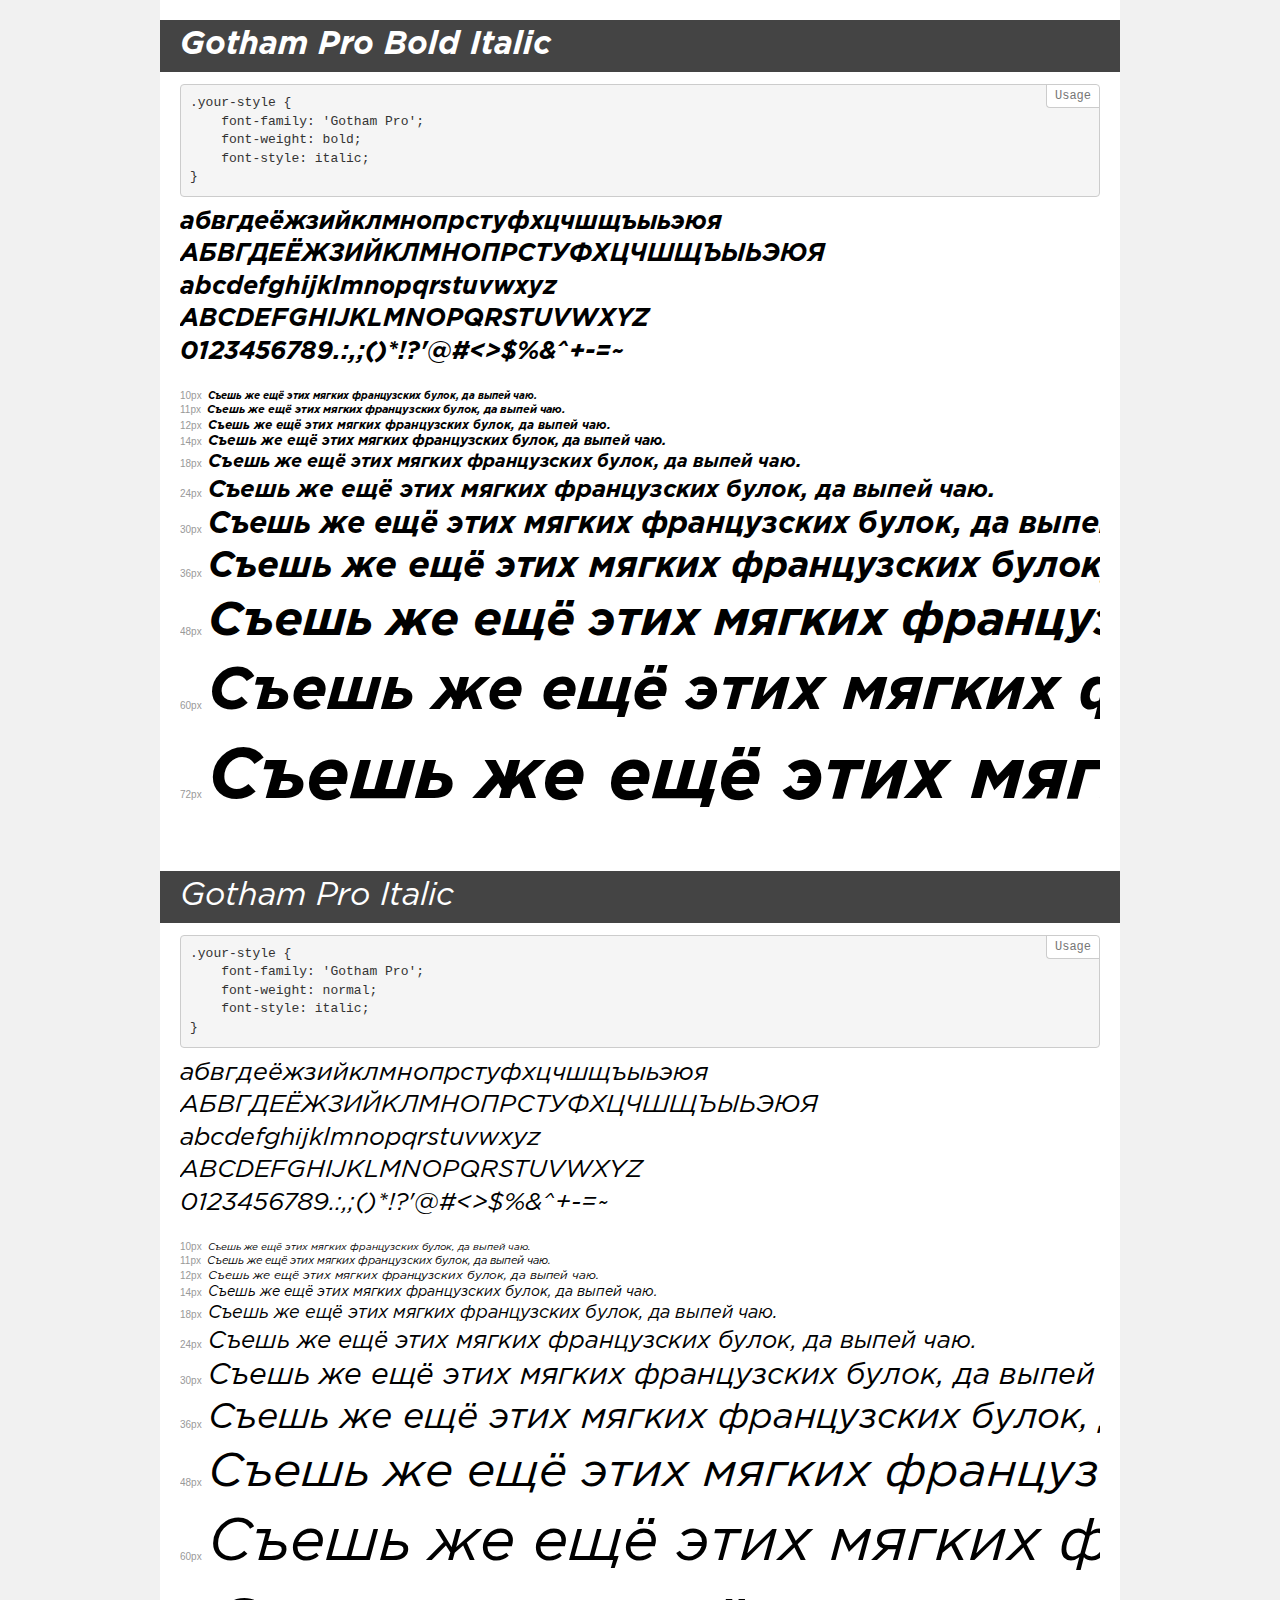
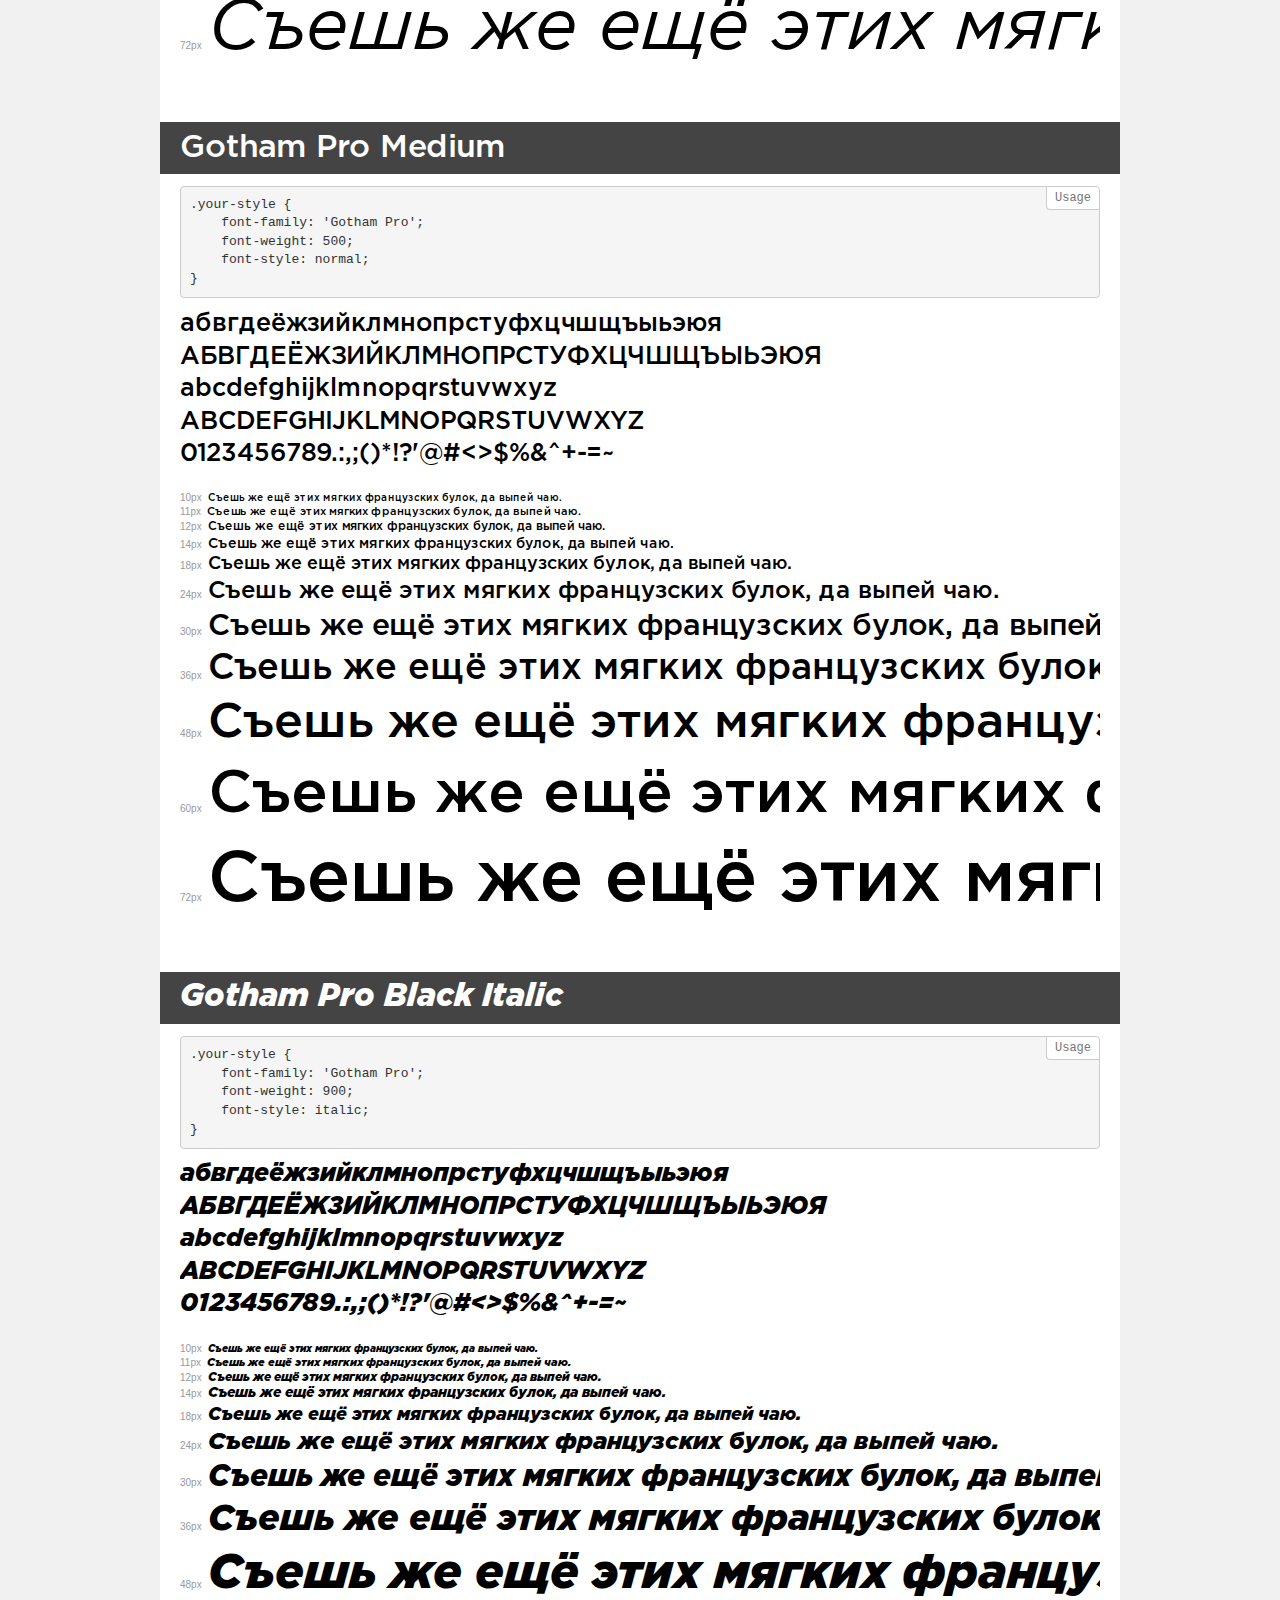
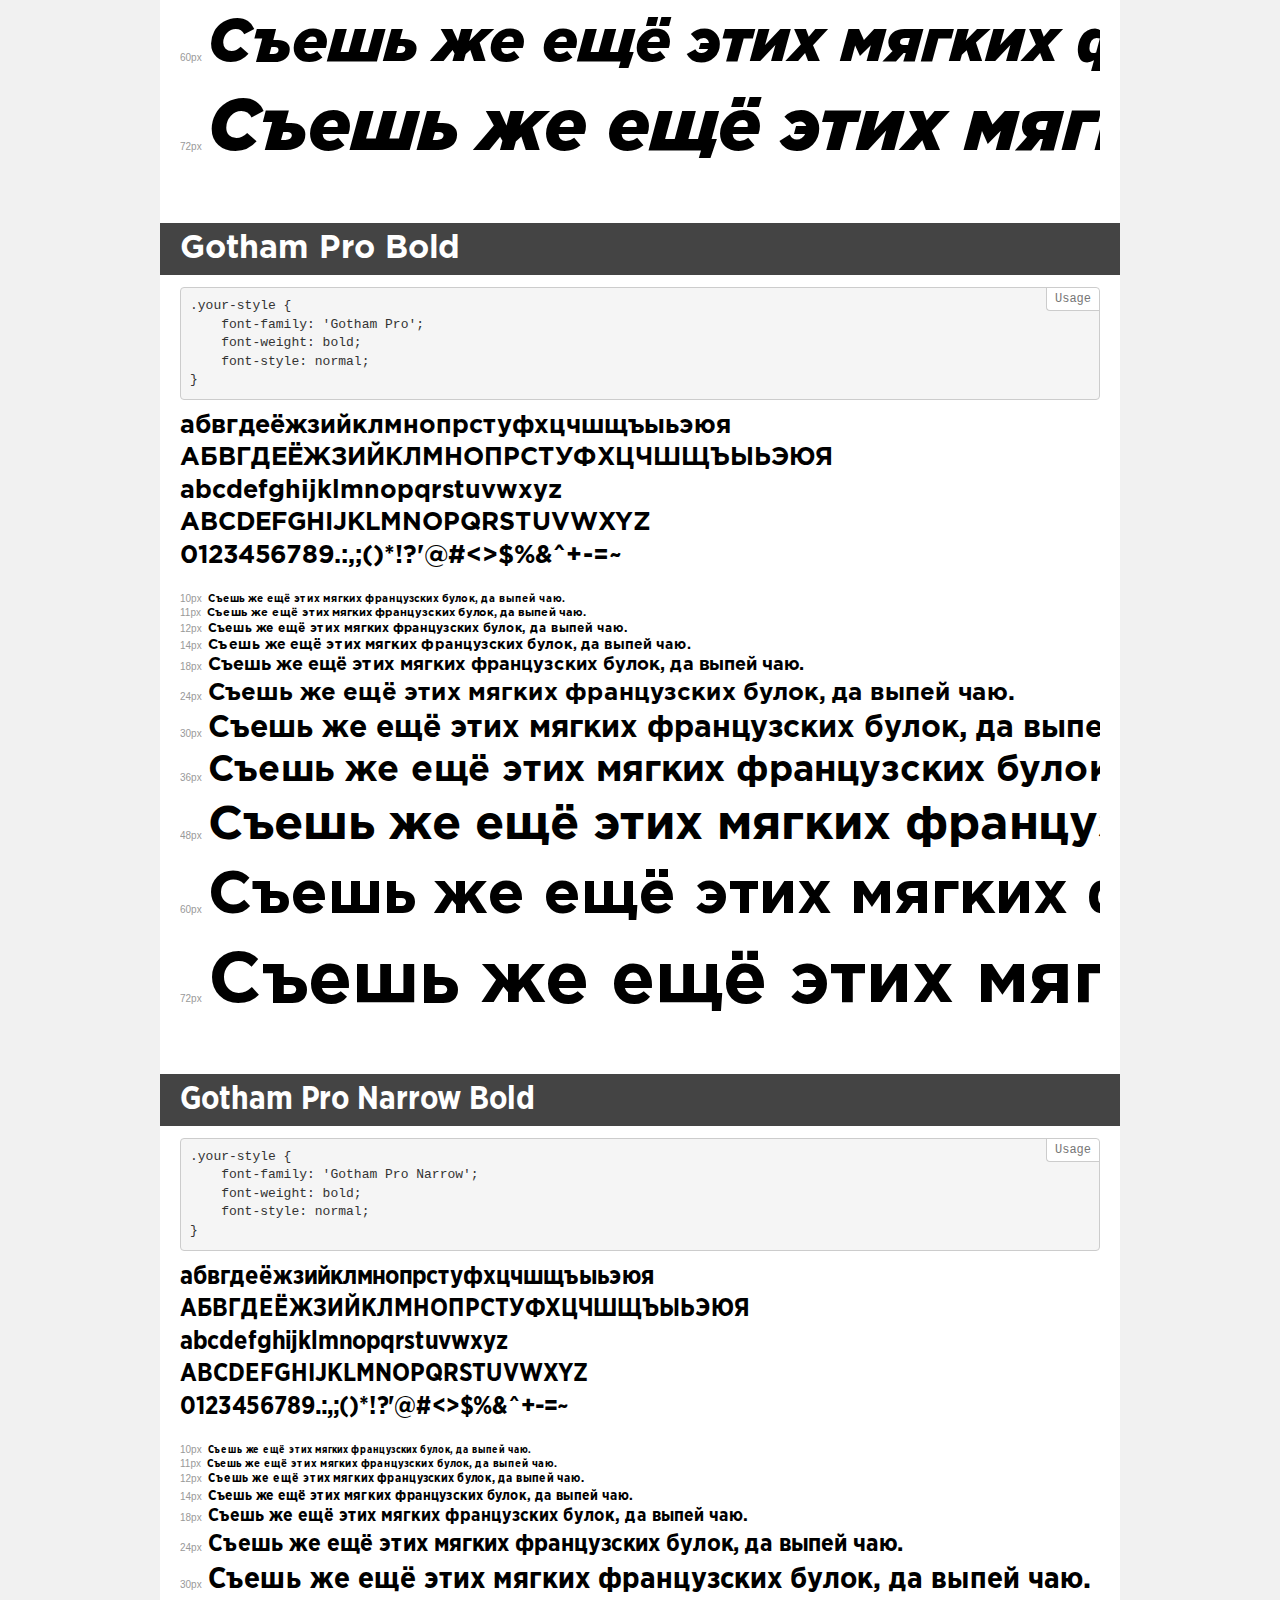
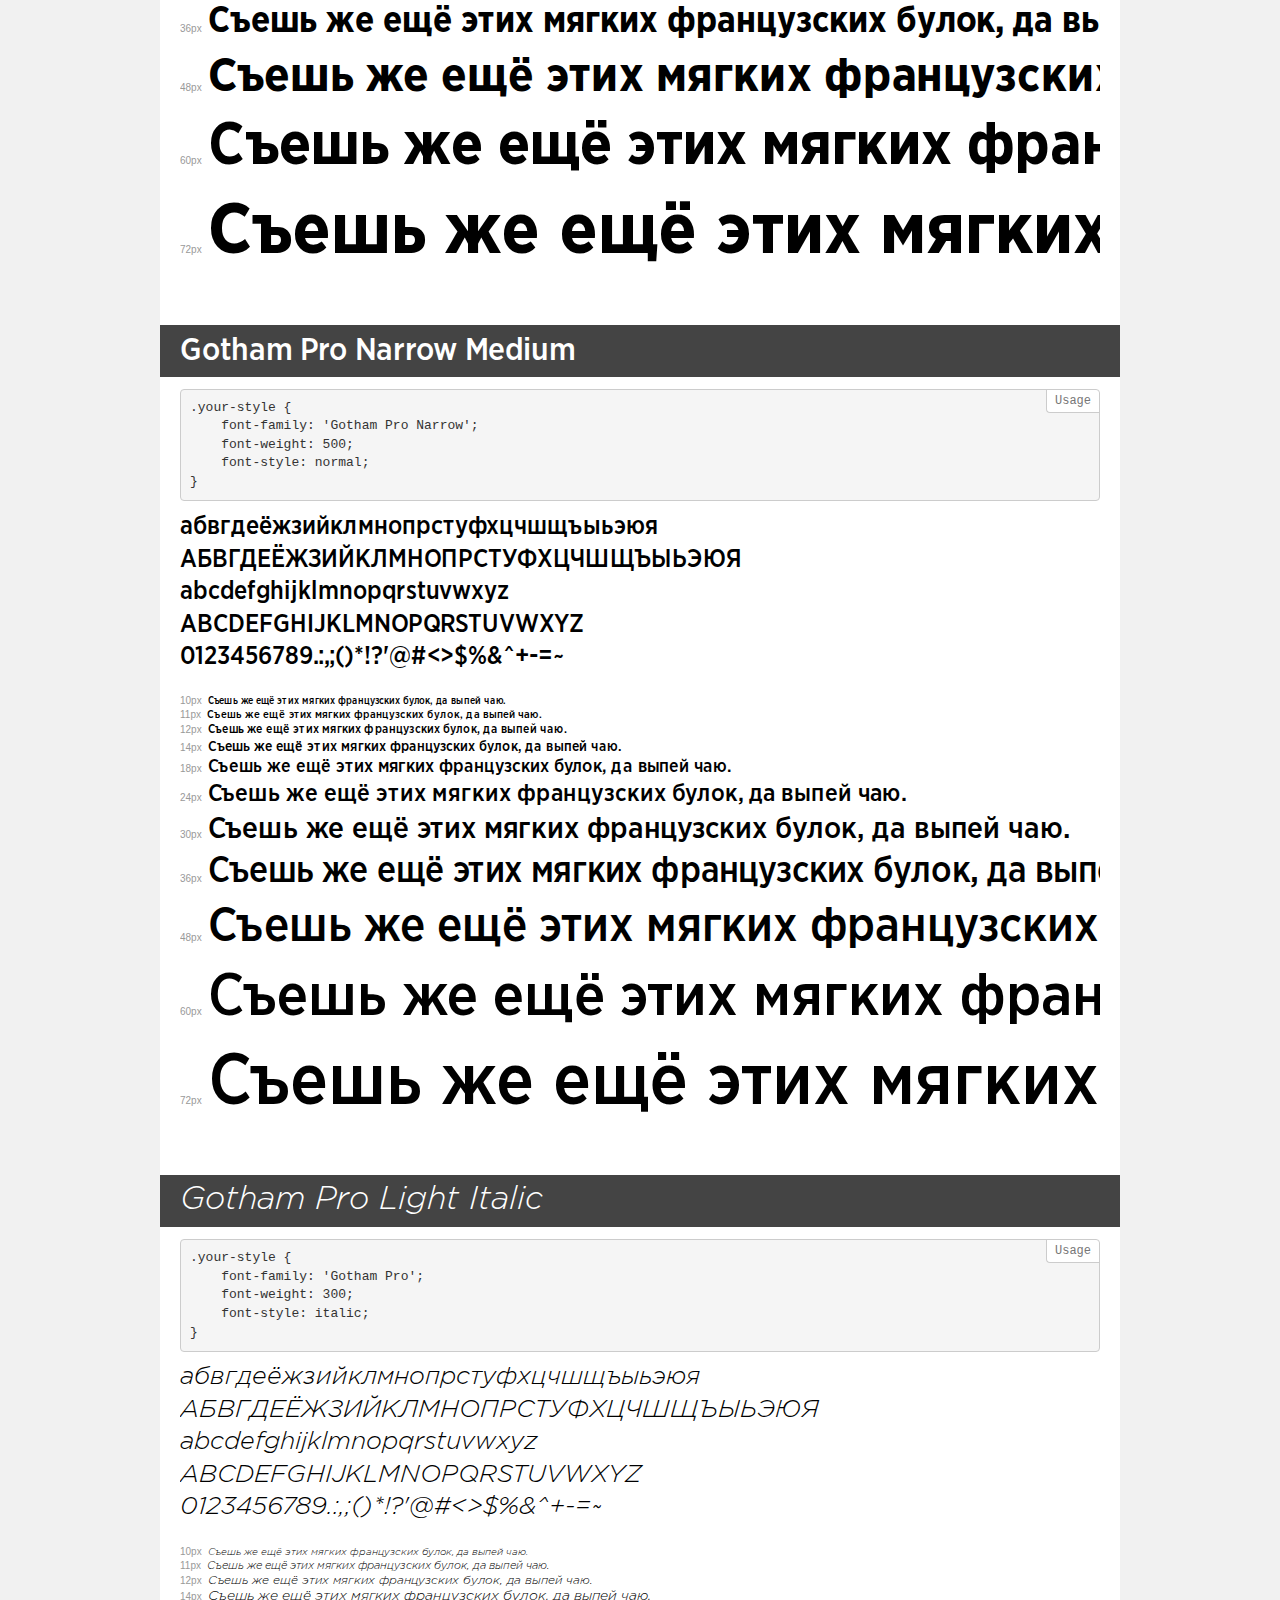
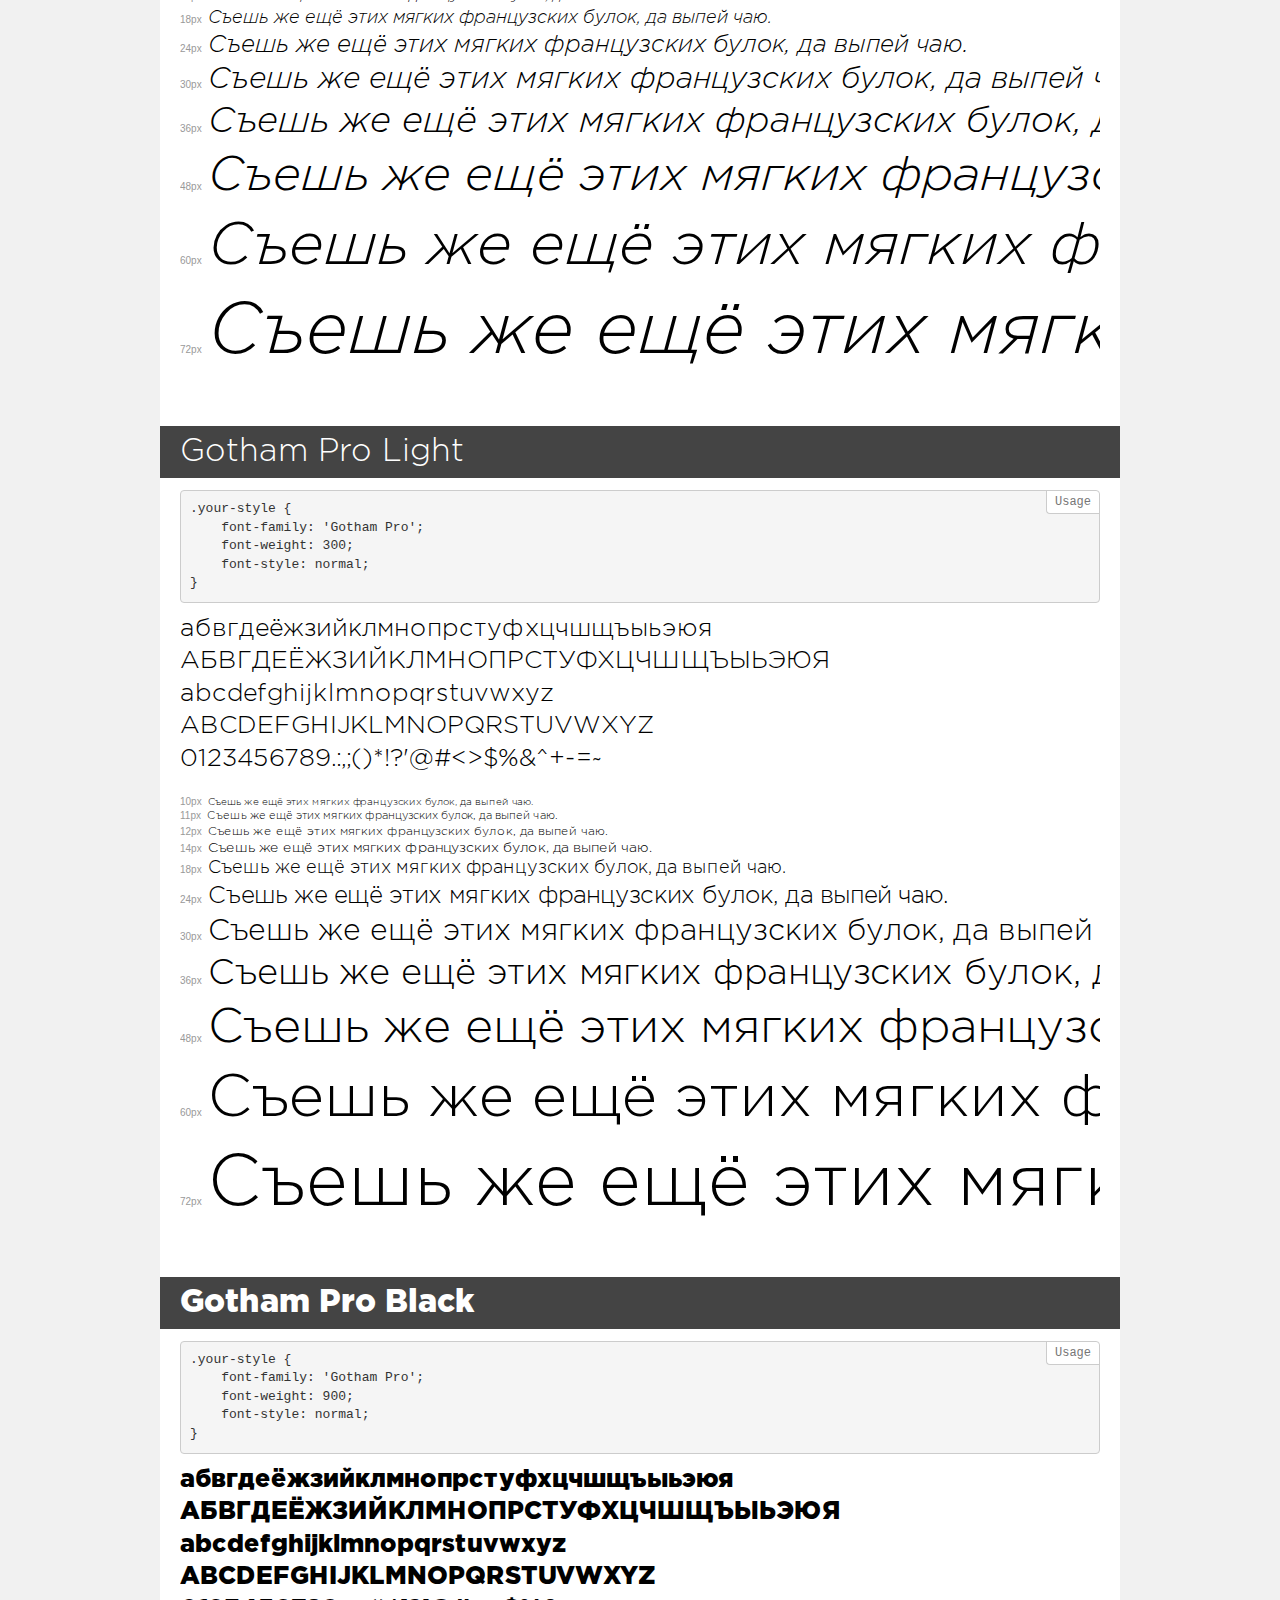
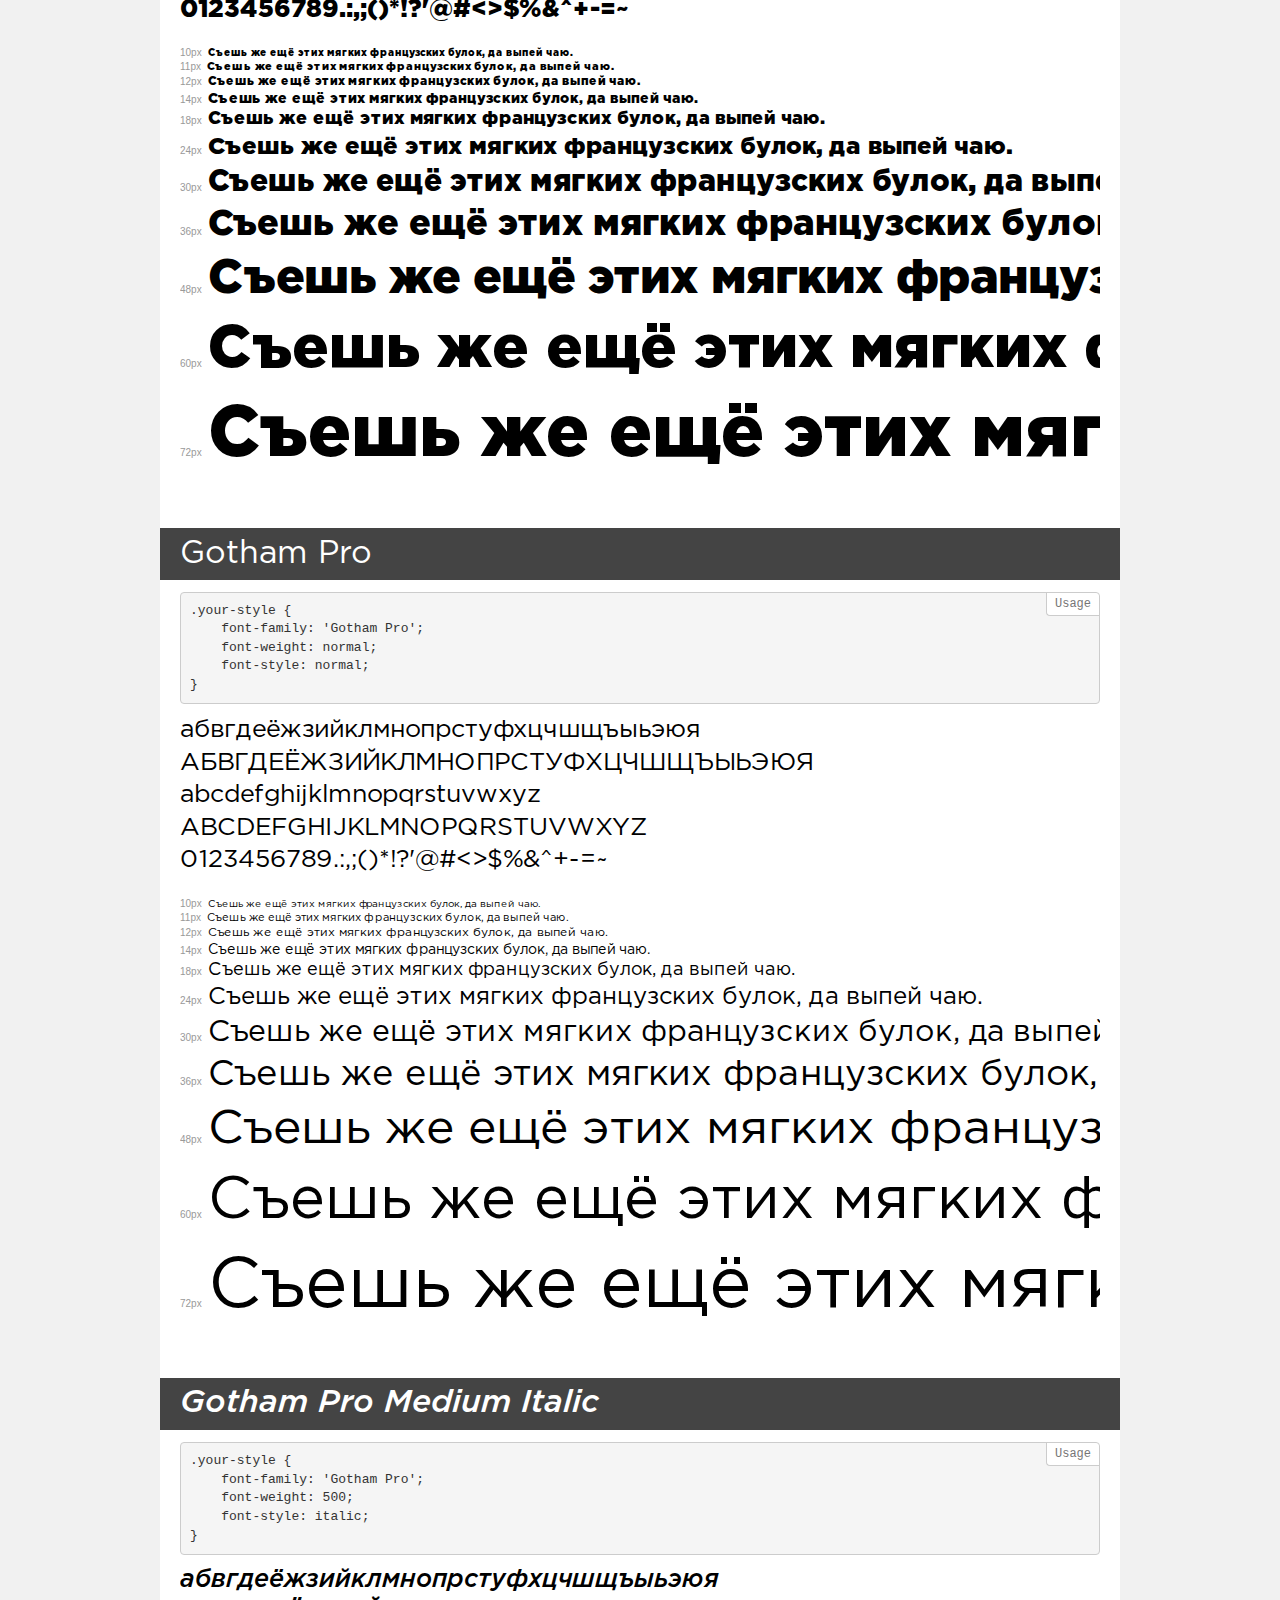
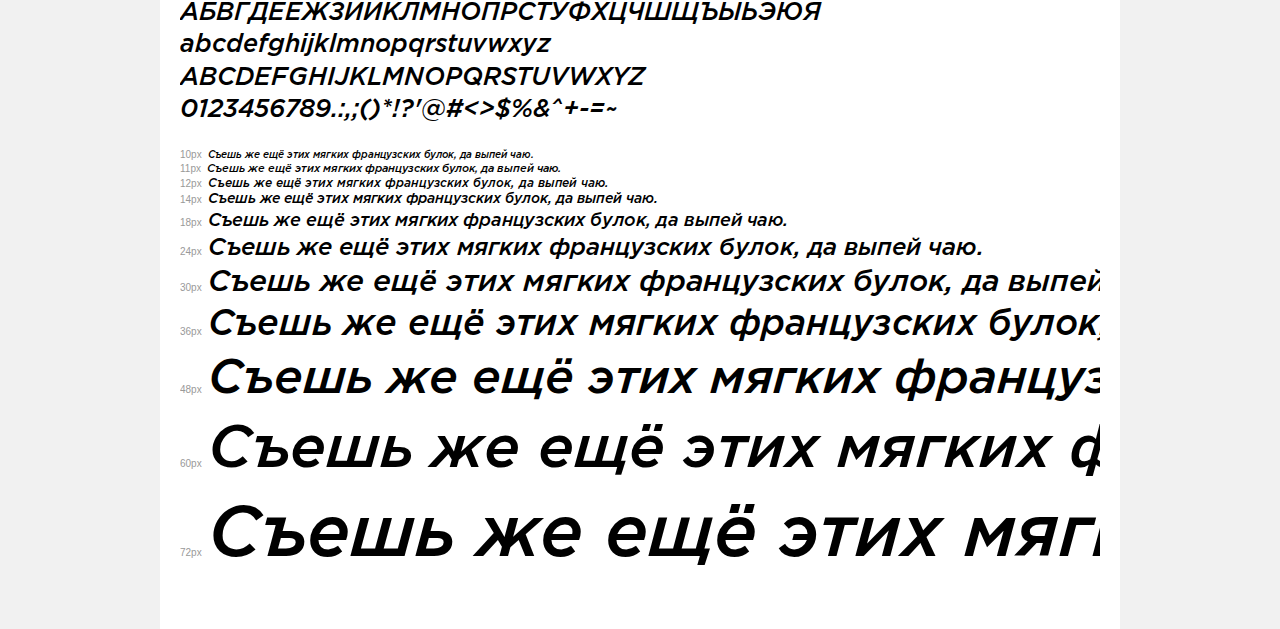
<file: www/www/GothamPro/demo.html>
<!DOCTYPE html>
<html>
<head>
	<meta charset="utf-8">
	<meta http-equiv="X-UA-Compatible" content="IE=edge">
	<meta name="viewport" content="width=device-width, initial-scale=1">
	<meta name="robots" content="noindex, noarchive">
	<title>Transfonter demo</title>
	<link href="stylesheet.css" rel="stylesheet">
	<style>
		/*
		http://meyerweb.com/eric/tools/css/reset/
		v2.0 | 20110126
		License: none (public domain)
		*/
		html, body, div, span, applet, object, iframe,
		h1, h2, h3, h4, h5, h6, p, blockquote, pre,
		a, abbr, acronym, address, big, cite, code,
		del, dfn, em, img, ins, kbd, q, s, samp,
		small, strike, strong, sub, sup, tt, var,
		b, u, i, center,
		dl, dt, dd, ol, ul, li,
		fieldset, form, label, legend,
		table, caption, tbody, tfoot, thead, tr, th, td,
		article, aside, canvas, details, embed,
		figure, figcaption, footer, header, hgroup,
		menu, nav, output, ruby, section, summary,
		time, mark, audio, video {
			margin: 0;
			padding: 0;
			border: 0;
			font-size: 100%;
			font: inherit;
			vertical-align: baseline;
		}
		/* HTML5 display-role reset for older browsers */
		article, aside, details, figcaption, figure,
		footer, header, hgroup, menu, nav, section {
			display: block;
		}
		body {
			line-height: 1;
		}
		ol, ul {
			list-style: none;
		}
		blockquote, q {
			quotes: none;
		}
		blockquote:before, blockquote:after,
		q:before, q:after {
			content: '';
			content: none;
		}
		table {
			border-collapse: collapse;
			border-spacing: 0;
		}
		/* common styles */
		body {
			background: #f1f1f1;
			color: #000;
		}
		.page {
			background: #fff;
			width: 920px;
			margin: 0 auto;
			padding: 20px 20px 0 20px;
			overflow: hidden;
		}
		.font-container {
			overflow-x: auto;
			overflow-y: hidden;
			margin-bottom: 40px;
			line-height: 1.3;
			white-space: nowrap;
			padding-bottom: 5px;
		}
		h1 {
			position: relative;
			background: #444;
			font-size: 32px;
			color: #fff;
			padding: 10px 20px;
			margin: 0 -20px 12px -20px;
		}
		.letters {
			font-size: 25px;
			margin-bottom: 20px;
		}
		.s10:before {
			content: '10px';
		}
		.s11:before {
			content: '11px';
		}
		.s12:before {
			content: '12px';
		}
		.s14:before {
			content: '14px';
		}
		.s18:before {
			content: '18px';
		}
		.s24:before {
			content: '24px';
		}
		.s30:before {
			content: '30px';
		}
		.s36:before {
			content: '36px';
		}
		.s48:before {
			content: '48px';
		}
		.s60:before {
			content: '60px';
		}
		.s72:before {
			content: '72px';
		}
		.s10:before, .s11:before, .s12:before, .s14:before,
		.s18:before, .s24:before, .s30:before, .s36:before,
		.s48:before, .s60:before, .s72:before {
			font-family: Arial, sans-serif;
			font-size: 10px;
			font-weight: normal;
			font-style: normal;
			color: #999;
			padding-right: 6px;
		}
		pre {
			display: block;
			position: relative;
			padding: 9px;
			margin: 0 0 10px;
			font-family: Monaco, Menlo, Consolas, "Courier New", monospace !important;
			font-size: 13px;
			line-height: 1.428571429;
			color: #333;
			font-weight: normal !important;
			font-style: normal !important;
			background-color: #f5f5f5;
			border: 1px solid #ccc;
			overflow-x: auto;
			border-radius: 4px;
		}
		pre:after {
			display: block;
			position: absolute;
			right: 0;
			top: 0;
			content: 'Usage';
			line-height: 1;
			padding: 5px 8px;
			font-size: 12px;
			color: #767676;
			background-color: #fff;
			border: 1px solid #ccc;
			border-right: none;
			border-top: none;
			border-radius: 0 4px 0 4px;
			z-index: 10;
		}
		/* responsive */
		@media (max-width: 959px) {
			.page {
				width: auto;
				margin: 0;
			}
		}
	</style>
</head>
<body>
<div class="page">
	<div class="demo" style="font-family: 'Gotham Pro'; font-weight: bold; font-style: italic;">
		<h1>Gotham Pro Bold Italic</h1>
		<pre>.your-style {
    font-family: 'Gotham Pro';
    font-weight: bold;
    font-style: italic;
}</pre>
		<div class="font-container">
			<p class="letters">
				абвгдеёжзийклмнопрстуфхцчшщъыьэюя <br />
				АБВГДЕЁЖЗИЙКЛМНОПРСТУФХЦЧШЩЪЫЬЭЮЯ <br />
				abcdefghijklmnopqrstuvwxyz <br />
				ABCDEFGHIJKLMNOPQRSTUVWXYZ <br />				0123456789.:,;()*!?'@#<>$%&^+-=~
			</p>
			<p class="s10" style="font-size: 10px;">Съешь же ещё этих мягких французских булок, да выпей чаю.</p>
			<p class="s11" style="font-size: 11px;">Съешь же ещё этих мягких французских булок, да выпей чаю.</p>
			<p class="s12" style="font-size: 12px;">Съешь же ещё этих мягких французских булок, да выпей чаю.</p>
			<p class="s14" style="font-size: 14px;">Съешь же ещё этих мягких французских булок, да выпей чаю.</p>
			<p class="s18" style="font-size: 18px;">Съешь же ещё этих мягких французских булок, да выпей чаю.</p>
			<p class="s24" style="font-size: 24px;">Съешь же ещё этих мягких французских булок, да выпей чаю.</p>
			<p class="s30" style="font-size: 30px;">Съешь же ещё этих мягких французских булок, да выпей чаю.</p>
			<p class="s36" style="font-size: 36px;">Съешь же ещё этих мягких французских булок, да выпей чаю.</p>
			<p class="s48" style="font-size: 48px;">Съешь же ещё этих мягких французских булок, да выпей чаю.</p>
			<p class="s60" style="font-size: 60px;">Съешь же ещё этих мягких французских булок, да выпей чаю.</p>
			<p class="s72" style="font-size: 72px;">Съешь же ещё этих мягких французских булок, да выпей чаю.</p>
		</div>
	</div>
	<div class="demo" style="font-family: 'Gotham Pro'; font-weight: normal; font-style: italic;">
		<h1>Gotham Pro Italic</h1>
		<pre>.your-style {
    font-family: 'Gotham Pro';
    font-weight: normal;
    font-style: italic;
}</pre>
		<div class="font-container">
			<p class="letters">
				абвгдеёжзийклмнопрстуфхцчшщъыьэюя <br />
				АБВГДЕЁЖЗИЙКЛМНОПРСТУФХЦЧШЩЪЫЬЭЮЯ <br />
				abcdefghijklmnopqrstuvwxyz <br />
				ABCDEFGHIJKLMNOPQRSTUVWXYZ <br />				0123456789.:,;()*!?'@#<>$%&^+-=~
			</p>
			<p class="s10" style="font-size: 10px;">Съешь же ещё этих мягких французских булок, да выпей чаю.</p>
			<p class="s11" style="font-size: 11px;">Съешь же ещё этих мягких французских булок, да выпей чаю.</p>
			<p class="s12" style="font-size: 12px;">Съешь же ещё этих мягких французских булок, да выпей чаю.</p>
			<p class="s14" style="font-size: 14px;">Съешь же ещё этих мягких французских булок, да выпей чаю.</p>
			<p class="s18" style="font-size: 18px;">Съешь же ещё этих мягких французских булок, да выпей чаю.</p>
			<p class="s24" style="font-size: 24px;">Съешь же ещё этих мягких французских булок, да выпей чаю.</p>
			<p class="s30" style="font-size: 30px;">Съешь же ещё этих мягких французских булок, да выпей чаю.</p>
			<p class="s36" style="font-size: 36px;">Съешь же ещё этих мягких французских булок, да выпей чаю.</p>
			<p class="s48" style="font-size: 48px;">Съешь же ещё этих мягких французских булок, да выпей чаю.</p>
			<p class="s60" style="font-size: 60px;">Съешь же ещё этих мягких французских булок, да выпей чаю.</p>
			<p class="s72" style="font-size: 72px;">Съешь же ещё этих мягких французских булок, да выпей чаю.</p>
		</div>
	</div>
	<div class="demo" style="font-family: 'Gotham Pro'; font-weight: 500; font-style: normal;">
		<h1>Gotham Pro Medium</h1>
		<pre>.your-style {
    font-family: 'Gotham Pro';
    font-weight: 500;
    font-style: normal;
}</pre>
		<div class="font-container">
			<p class="letters">
				абвгдеёжзийклмнопрстуфхцчшщъыьэюя <br />
				АБВГДЕЁЖЗИЙКЛМНОПРСТУФХЦЧШЩЪЫЬЭЮЯ <br />
				abcdefghijklmnopqrstuvwxyz <br />
				ABCDEFGHIJKLMNOPQRSTUVWXYZ <br />				0123456789.:,;()*!?'@#<>$%&^+-=~
			</p>
			<p class="s10" style="font-size: 10px;">Съешь же ещё этих мягких французских булок, да выпей чаю.</p>
			<p class="s11" style="font-size: 11px;">Съешь же ещё этих мягких французских булок, да выпей чаю.</p>
			<p class="s12" style="font-size: 12px;">Съешь же ещё этих мягких французских булок, да выпей чаю.</p>
			<p class="s14" style="font-size: 14px;">Съешь же ещё этих мягких французских булок, да выпей чаю.</p>
			<p class="s18" style="font-size: 18px;">Съешь же ещё этих мягких французских булок, да выпей чаю.</p>
			<p class="s24" style="font-size: 24px;">Съешь же ещё этих мягких французских булок, да выпей чаю.</p>
			<p class="s30" style="font-size: 30px;">Съешь же ещё этих мягких французских булок, да выпей чаю.</p>
			<p class="s36" style="font-size: 36px;">Съешь же ещё этих мягких французских булок, да выпей чаю.</p>
			<p class="s48" style="font-size: 48px;">Съешь же ещё этих мягких французских булок, да выпей чаю.</p>
			<p class="s60" style="font-size: 60px;">Съешь же ещё этих мягких французских булок, да выпей чаю.</p>
			<p class="s72" style="font-size: 72px;">Съешь же ещё этих мягких французских булок, да выпей чаю.</p>
		</div>
	</div>
	<div class="demo" style="font-family: 'Gotham Pro'; font-weight: 900; font-style: italic;">
		<h1>Gotham Pro Black Italic</h1>
		<pre>.your-style {
    font-family: 'Gotham Pro';
    font-weight: 900;
    font-style: italic;
}</pre>
		<div class="font-container">
			<p class="letters">
				абвгдеёжзийклмнопрстуфхцчшщъыьэюя <br />
				АБВГДЕЁЖЗИЙКЛМНОПРСТУФХЦЧШЩЪЫЬЭЮЯ <br />
				abcdefghijklmnopqrstuvwxyz <br />
				ABCDEFGHIJKLMNOPQRSTUVWXYZ <br />				0123456789.:,;()*!?'@#<>$%&^+-=~
			</p>
			<p class="s10" style="font-size: 10px;">Съешь же ещё этих мягких французских булок, да выпей чаю.</p>
			<p class="s11" style="font-size: 11px;">Съешь же ещё этих мягких французских булок, да выпей чаю.</p>
			<p class="s12" style="font-size: 12px;">Съешь же ещё этих мягких французских булок, да выпей чаю.</p>
			<p class="s14" style="font-size: 14px;">Съешь же ещё этих мягких французских булок, да выпей чаю.</p>
			<p class="s18" style="font-size: 18px;">Съешь же ещё этих мягких французских булок, да выпей чаю.</p>
			<p class="s24" style="font-size: 24px;">Съешь же ещё этих мягких французских булок, да выпей чаю.</p>
			<p class="s30" style="font-size: 30px;">Съешь же ещё этих мягких французских булок, да выпей чаю.</p>
			<p class="s36" style="font-size: 36px;">Съешь же ещё этих мягких французских булок, да выпей чаю.</p>
			<p class="s48" style="font-size: 48px;">Съешь же ещё этих мягких французских булок, да выпей чаю.</p>
			<p class="s60" style="font-size: 60px;">Съешь же ещё этих мягких французских булок, да выпей чаю.</p>
			<p class="s72" style="font-size: 72px;">Съешь же ещё этих мягких французских булок, да выпей чаю.</p>
		</div>
	</div>
	<div class="demo" style="font-family: 'Gotham Pro'; font-weight: bold; font-style: normal;">
		<h1>Gotham Pro Bold</h1>
		<pre>.your-style {
    font-family: 'Gotham Pro';
    font-weight: bold;
    font-style: normal;
}</pre>
		<div class="font-container">
			<p class="letters">
				абвгдеёжзийклмнопрстуфхцчшщъыьэюя <br />
				АБВГДЕЁЖЗИЙКЛМНОПРСТУФХЦЧШЩЪЫЬЭЮЯ <br />
				abcdefghijklmnopqrstuvwxyz <br />
				ABCDEFGHIJKLMNOPQRSTUVWXYZ <br />				0123456789.:,;()*!?'@#<>$%&^+-=~
			</p>
			<p class="s10" style="font-size: 10px;">Съешь же ещё этих мягких французских булок, да выпей чаю.</p>
			<p class="s11" style="font-size: 11px;">Съешь же ещё этих мягких французских булок, да выпей чаю.</p>
			<p class="s12" style="font-size: 12px;">Съешь же ещё этих мягких французских булок, да выпей чаю.</p>
			<p class="s14" style="font-size: 14px;">Съешь же ещё этих мягких французских булок, да выпей чаю.</p>
			<p class="s18" style="font-size: 18px;">Съешь же ещё этих мягких французских булок, да выпей чаю.</p>
			<p class="s24" style="font-size: 24px;">Съешь же ещё этих мягких французских булок, да выпей чаю.</p>
			<p class="s30" style="font-size: 30px;">Съешь же ещё этих мягких французских булок, да выпей чаю.</p>
			<p class="s36" style="font-size: 36px;">Съешь же ещё этих мягких французских булок, да выпей чаю.</p>
			<p class="s48" style="font-size: 48px;">Съешь же ещё этих мягких французских булок, да выпей чаю.</p>
			<p class="s60" style="font-size: 60px;">Съешь же ещё этих мягких французских булок, да выпей чаю.</p>
			<p class="s72" style="font-size: 72px;">Съешь же ещё этих мягких французских булок, да выпей чаю.</p>
		</div>
	</div>
	<div class="demo" style="font-family: 'Gotham Pro Narrow'; font-weight: bold; font-style: normal;">
		<h1>Gotham Pro Narrow Bold</h1>
		<pre>.your-style {
    font-family: 'Gotham Pro Narrow';
    font-weight: bold;
    font-style: normal;
}</pre>
		<div class="font-container">
			<p class="letters">
				абвгдеёжзийклмнопрстуфхцчшщъыьэюя <br />
				АБВГДЕЁЖЗИЙКЛМНОПРСТУФХЦЧШЩЪЫЬЭЮЯ <br />
				abcdefghijklmnopqrstuvwxyz <br />
				ABCDEFGHIJKLMNOPQRSTUVWXYZ <br />				0123456789.:,;()*!?'@#<>$%&^+-=~
			</p>
			<p class="s10" style="font-size: 10px;">Съешь же ещё этих мягких французских булок, да выпей чаю.</p>
			<p class="s11" style="font-size: 11px;">Съешь же ещё этих мягких французских булок, да выпей чаю.</p>
			<p class="s12" style="font-size: 12px;">Съешь же ещё этих мягких французских булок, да выпей чаю.</p>
			<p class="s14" style="font-size: 14px;">Съешь же ещё этих мягких французских булок, да выпей чаю.</p>
			<p class="s18" style="font-size: 18px;">Съешь же ещё этих мягких французских булок, да выпей чаю.</p>
			<p class="s24" style="font-size: 24px;">Съешь же ещё этих мягких французских булок, да выпей чаю.</p>
			<p class="s30" style="font-size: 30px;">Съешь же ещё этих мягких французских булок, да выпей чаю.</p>
			<p class="s36" style="font-size: 36px;">Съешь же ещё этих мягких французских булок, да выпей чаю.</p>
			<p class="s48" style="font-size: 48px;">Съешь же ещё этих мягких французских булок, да выпей чаю.</p>
			<p class="s60" style="font-size: 60px;">Съешь же ещё этих мягких французских булок, да выпей чаю.</p>
			<p class="s72" style="font-size: 72px;">Съешь же ещё этих мягких французских булок, да выпей чаю.</p>
		</div>
	</div>
	<div class="demo" style="font-family: 'Gotham Pro Narrow'; font-weight: 500; font-style: normal;">
		<h1>Gotham Pro Narrow Medium</h1>
		<pre>.your-style {
    font-family: 'Gotham Pro Narrow';
    font-weight: 500;
    font-style: normal;
}</pre>
		<div class="font-container">
			<p class="letters">
				абвгдеёжзийклмнопрстуфхцчшщъыьэюя <br />
				АБВГДЕЁЖЗИЙКЛМНОПРСТУФХЦЧШЩЪЫЬЭЮЯ <br />
				abcdefghijklmnopqrstuvwxyz <br />
				ABCDEFGHIJKLMNOPQRSTUVWXYZ <br />				0123456789.:,;()*!?'@#<>$%&^+-=~
			</p>
			<p class="s10" style="font-size: 10px;">Съешь же ещё этих мягких французских булок, да выпей чаю.</p>
			<p class="s11" style="font-size: 11px;">Съешь же ещё этих мягких французских булок, да выпей чаю.</p>
			<p class="s12" style="font-size: 12px;">Съешь же ещё этих мягких французских булок, да выпей чаю.</p>
			<p class="s14" style="font-size: 14px;">Съешь же ещё этих мягких французских булок, да выпей чаю.</p>
			<p class="s18" style="font-size: 18px;">Съешь же ещё этих мягких французских булок, да выпей чаю.</p>
			<p class="s24" style="font-size: 24px;">Съешь же ещё этих мягких французских булок, да выпей чаю.</p>
			<p class="s30" style="font-size: 30px;">Съешь же ещё этих мягких французских булок, да выпей чаю.</p>
			<p class="s36" style="font-size: 36px;">Съешь же ещё этих мягких французских булок, да выпей чаю.</p>
			<p class="s48" style="font-size: 48px;">Съешь же ещё этих мягких французских булок, да выпей чаю.</p>
			<p class="s60" style="font-size: 60px;">Съешь же ещё этих мягких французских булок, да выпей чаю.</p>
			<p class="s72" style="font-size: 72px;">Съешь же ещё этих мягких французских булок, да выпей чаю.</p>
		</div>
	</div>
	<div class="demo" style="font-family: 'Gotham Pro'; font-weight: 300; font-style: italic;">
		<h1>Gotham Pro Light Italic</h1>
		<pre>.your-style {
    font-family: 'Gotham Pro';
    font-weight: 300;
    font-style: italic;
}</pre>
		<div class="font-container">
			<p class="letters">
				абвгдеёжзийклмнопрстуфхцчшщъыьэюя <br />
				АБВГДЕЁЖЗИЙКЛМНОПРСТУФХЦЧШЩЪЫЬЭЮЯ <br />
				abcdefghijklmnopqrstuvwxyz <br />
				ABCDEFGHIJKLMNOPQRSTUVWXYZ <br />				0123456789.:,;()*!?'@#<>$%&^+-=~
			</p>
			<p class="s10" style="font-size: 10px;">Съешь же ещё этих мягких французских булок, да выпей чаю.</p>
			<p class="s11" style="font-size: 11px;">Съешь же ещё этих мягких французских булок, да выпей чаю.</p>
			<p class="s12" style="font-size: 12px;">Съешь же ещё этих мягких французских булок, да выпей чаю.</p>
			<p class="s14" style="font-size: 14px;">Съешь же ещё этих мягких французских булок, да выпей чаю.</p>
			<p class="s18" style="font-size: 18px;">Съешь же ещё этих мягких французских булок, да выпей чаю.</p>
			<p class="s24" style="font-size: 24px;">Съешь же ещё этих мягких французских булок, да выпей чаю.</p>
			<p class="s30" style="font-size: 30px;">Съешь же ещё этих мягких французских булок, да выпей чаю.</p>
			<p class="s36" style="font-size: 36px;">Съешь же ещё этих мягких французских булок, да выпей чаю.</p>
			<p class="s48" style="font-size: 48px;">Съешь же ещё этих мягких французских булок, да выпей чаю.</p>
			<p class="s60" style="font-size: 60px;">Съешь же ещё этих мягких французских булок, да выпей чаю.</p>
			<p class="s72" style="font-size: 72px;">Съешь же ещё этих мягких французских булок, да выпей чаю.</p>
		</div>
	</div>
	<div class="demo" style="font-family: 'Gotham Pro'; font-weight: 300; font-style: normal;">
		<h1>Gotham Pro Light</h1>
		<pre>.your-style {
    font-family: 'Gotham Pro';
    font-weight: 300;
    font-style: normal;
}</pre>
		<div class="font-container">
			<p class="letters">
				абвгдеёжзийклмнопрстуфхцчшщъыьэюя <br />
				АБВГДЕЁЖЗИЙКЛМНОПРСТУФХЦЧШЩЪЫЬЭЮЯ <br />
				abcdefghijklmnopqrstuvwxyz <br />
				ABCDEFGHIJKLMNOPQRSTUVWXYZ <br />				0123456789.:,;()*!?'@#<>$%&^+-=~
			</p>
			<p class="s10" style="font-size: 10px;">Съешь же ещё этих мягких французских булок, да выпей чаю.</p>
			<p class="s11" style="font-size: 11px;">Съешь же ещё этих мягких французских булок, да выпей чаю.</p>
			<p class="s12" style="font-size: 12px;">Съешь же ещё этих мягких французских булок, да выпей чаю.</p>
			<p class="s14" style="font-size: 14px;">Съешь же ещё этих мягких французских булок, да выпей чаю.</p>
			<p class="s18" style="font-size: 18px;">Съешь же ещё этих мягких французских булок, да выпей чаю.</p>
			<p class="s24" style="font-size: 24px;">Съешь же ещё этих мягких французских булок, да выпей чаю.</p>
			<p class="s30" style="font-size: 30px;">Съешь же ещё этих мягких французских булок, да выпей чаю.</p>
			<p class="s36" style="font-size: 36px;">Съешь же ещё этих мягких французских булок, да выпей чаю.</p>
			<p class="s48" style="font-size: 48px;">Съешь же ещё этих мягких французских булок, да выпей чаю.</p>
			<p class="s60" style="font-size: 60px;">Съешь же ещё этих мягких французских булок, да выпей чаю.</p>
			<p class="s72" style="font-size: 72px;">Съешь же ещё этих мягких французских булок, да выпей чаю.</p>
		</div>
	</div>
	<div class="demo" style="font-family: 'Gotham Pro'; font-weight: 900; font-style: normal;">
		<h1>Gotham Pro Black</h1>
		<pre>.your-style {
    font-family: 'Gotham Pro';
    font-weight: 900;
    font-style: normal;
}</pre>
		<div class="font-container">
			<p class="letters">
				абвгдеёжзийклмнопрстуфхцчшщъыьэюя <br />
				АБВГДЕЁЖЗИЙКЛМНОПРСТУФХЦЧШЩЪЫЬЭЮЯ <br />
				abcdefghijklmnopqrstuvwxyz <br />
				ABCDEFGHIJKLMNOPQRSTUVWXYZ <br />				0123456789.:,;()*!?'@#<>$%&^+-=~
			</p>
			<p class="s10" style="font-size: 10px;">Съешь же ещё этих мягких французских булок, да выпей чаю.</p>
			<p class="s11" style="font-size: 11px;">Съешь же ещё этих мягких французских булок, да выпей чаю.</p>
			<p class="s12" style="font-size: 12px;">Съешь же ещё этих мягких французских булок, да выпей чаю.</p>
			<p class="s14" style="font-size: 14px;">Съешь же ещё этих мягких французских булок, да выпей чаю.</p>
			<p class="s18" style="font-size: 18px;">Съешь же ещё этих мягких французских булок, да выпей чаю.</p>
			<p class="s24" style="font-size: 24px;">Съешь же ещё этих мягких французских булок, да выпей чаю.</p>
			<p class="s30" style="font-size: 30px;">Съешь же ещё этих мягких французских булок, да выпей чаю.</p>
			<p class="s36" style="font-size: 36px;">Съешь же ещё этих мягких французских булок, да выпей чаю.</p>
			<p class="s48" style="font-size: 48px;">Съешь же ещё этих мягких французских булок, да выпей чаю.</p>
			<p class="s60" style="font-size: 60px;">Съешь же ещё этих мягких французских булок, да выпей чаю.</p>
			<p class="s72" style="font-size: 72px;">Съешь же ещё этих мягких французских булок, да выпей чаю.</p>
		</div>
	</div>
	<div class="demo" style="font-family: 'Gotham Pro'; font-weight: normal; font-style: normal;">
		<h1>Gotham Pro</h1>
		<pre>.your-style {
    font-family: 'Gotham Pro';
    font-weight: normal;
    font-style: normal;
}</pre>
		<div class="font-container">
			<p class="letters">
				абвгдеёжзийклмнопрстуфхцчшщъыьэюя <br />
				АБВГДЕЁЖЗИЙКЛМНОПРСТУФХЦЧШЩЪЫЬЭЮЯ <br />
				abcdefghijklmnopqrstuvwxyz <br />
				ABCDEFGHIJKLMNOPQRSTUVWXYZ <br />				0123456789.:,;()*!?'@#<>$%&^+-=~
			</p>
			<p class="s10" style="font-size: 10px;">Съешь же ещё этих мягких французских булок, да выпей чаю.</p>
			<p class="s11" style="font-size: 11px;">Съешь же ещё этих мягких французских булок, да выпей чаю.</p>
			<p class="s12" style="font-size: 12px;">Съешь же ещё этих мягких французских булок, да выпей чаю.</p>
			<p class="s14" style="font-size: 14px;">Съешь же ещё этих мягких французских булок, да выпей чаю.</p>
			<p class="s18" style="font-size: 18px;">Съешь же ещё этих мягких французских булок, да выпей чаю.</p>
			<p class="s24" style="font-size: 24px;">Съешь же ещё этих мягких французских булок, да выпей чаю.</p>
			<p class="s30" style="font-size: 30px;">Съешь же ещё этих мягких французских булок, да выпей чаю.</p>
			<p class="s36" style="font-size: 36px;">Съешь же ещё этих мягких французских булок, да выпей чаю.</p>
			<p class="s48" style="font-size: 48px;">Съешь же ещё этих мягких французских булок, да выпей чаю.</p>
			<p class="s60" style="font-size: 60px;">Съешь же ещё этих мягких французских булок, да выпей чаю.</p>
			<p class="s72" style="font-size: 72px;">Съешь же ещё этих мягких французских булок, да выпей чаю.</p>
		</div>
	</div>
	<div class="demo" style="font-family: 'Gotham Pro'; font-weight: 500; font-style: italic;">
		<h1>Gotham Pro Medium Italic</h1>
		<pre>.your-style {
    font-family: 'Gotham Pro';
    font-weight: 500;
    font-style: italic;
}</pre>
		<div class="font-container">
			<p class="letters">
				абвгдеёжзийклмнопрстуфхцчшщъыьэюя <br />
				АБВГДЕЁЖЗИЙКЛМНОПРСТУФХЦЧШЩЪЫЬЭЮЯ <br />
				abcdefghijklmnopqrstuvwxyz <br />
				ABCDEFGHIJKLMNOPQRSTUVWXYZ <br />				0123456789.:,;()*!?'@#<>$%&^+-=~
			</p>
			<p class="s10" style="font-size: 10px;">Съешь же ещё этих мягких французских булок, да выпей чаю.</p>
			<p class="s11" style="font-size: 11px;">Съешь же ещё этих мягких французских булок, да выпей чаю.</p>
			<p class="s12" style="font-size: 12px;">Съешь же ещё этих мягких французских булок, да выпей чаю.</p>
			<p class="s14" style="font-size: 14px;">Съешь же ещё этих мягких французских булок, да выпей чаю.</p>
			<p class="s18" style="font-size: 18px;">Съешь же ещё этих мягких французских булок, да выпей чаю.</p>
			<p class="s24" style="font-size: 24px;">Съешь же ещё этих мягких французских булок, да выпей чаю.</p>
			<p class="s30" style="font-size: 30px;">Съешь же ещё этих мягких французских булок, да выпей чаю.</p>
			<p class="s36" style="font-size: 36px;">Съешь же ещё этих мягких французских булок, да выпей чаю.</p>
			<p class="s48" style="font-size: 48px;">Съешь же ещё этих мягких французских булок, да выпей чаю.</p>
			<p class="s60" style="font-size: 60px;">Съешь же ещё этих мягких французских булок, да выпей чаю.</p>
			<p class="s72" style="font-size: 72px;">Съешь же ещё этих мягких французских булок, да выпей чаю.</p>
		</div>
	</div>
</div>
</body>
</html>
</file>
<file: www/www/GothamPro/stylesheet.css>
/* This stylesheet generated by Transfonter (https://transfonter.org) on June 26, 2017 12:11 PM */

@font-face {
	font-family: 'Gotham Pro';
	src: url('GothamPro-BoldItalic.eot');
	src: local('Gotham Pro Bold Italic'), local('GothamPro-BoldItalic'),
		url('GothamPro-BoldItalic.eot?#iefix') format('embedded-opentype'),
		url('GothamPro-BoldItalic.woff') format('woff'),
		url('GothamPro-BoldItalic.ttf') format('truetype');
	font-weight: bold;
	font-style: italic;
}

@font-face {
	font-family: 'Gotham Pro';
	src: url('GothamPro-Italic.eot');
	src: local('Gotham Pro Italic'), local('GothamPro-Italic'),
		url('GothamPro-Italic.eot?#iefix') format('embedded-opentype'),
		url('GothamPro-Italic.woff') format('woff'),
		url('GothamPro-Italic.ttf') format('truetype');
	font-weight: normal;
	font-style: italic;
}

@font-face {
	font-family: 'Gotham Pro';
	src: url('GothamPro-Medium.eot');
	src: local('Gotham Pro Medium'), local('GothamPro-Medium'),
		url('GothamPro-Medium.eot?#iefix') format('embedded-opentype'),
		url('GothamPro-Medium.woff') format('woff'),
		url('GothamPro-Medium.ttf') format('truetype');
	font-weight: 500;
	font-style: normal;
}

@font-face {
	font-family: 'Gotham Pro';
	src: url('GothamPro-BlackItalic.eot');
	src: local('Gotham Pro Black Italic'), local('GothamPro-BlackItalic'),
		url('GothamPro-BlackItalic.eot?#iefix') format('embedded-opentype'),
		url('GothamPro-BlackItalic.woff') format('woff'),
		url('GothamPro-BlackItalic.ttf') format('truetype');
	font-weight: 900;
	font-style: italic;
}

@font-face {
	font-family: 'Gotham Pro';
	src: url('GothamPro-Bold.eot');
	src: local('Gotham Pro Bold'), local('GothamPro-Bold'),
		url('GothamPro-Bold.eot?#iefix') format('embedded-opentype'),
		url('GothamPro-Bold.woff') format('woff'),
		url('GothamPro-Bold.ttf') format('truetype');
	font-weight: bold;
	font-style: normal;
}

@font-face {
	font-family: 'Gotham Pro Narrow';
	src: url('GothamProNarrow-Bold.eot');
	src: local('Gotham Pro Narrow Bold'), local('GothamProNarrow-Bold'),
		url('GothamProNarrow-Bold.eot?#iefix') format('embedded-opentype'),
		url('GothamProNarrow-Bold.woff') format('woff'),
		url('GothamProNarrow-Bold.ttf') format('truetype');
	font-weight: bold;
	font-style: normal;
}

@font-face {
	font-family: 'Gotham Pro Narrow';
	src: url('GothamProNarrow-Medium.eot');
	src: local('Gotham Pro Narrow Medium'), local('GothamProNarrow-Medium'),
		url('GothamProNarrow-Medium.eot?#iefix') format('embedded-opentype'),
		url('GothamProNarrow-Medium.woff') format('woff'),
		url('GothamProNarrow-Medium.ttf') format('truetype');
	font-weight: 500;
	font-style: normal;
}

@font-face {
	font-family: 'Gotham Pro';
	src: url('GothamPro-LightItalic.eot');
	src: local('Gotham Pro Light Italic'), local('GothamPro-LightItalic'),
		url('GothamPro-LightItalic.eot?#iefix') format('embedded-opentype'),
		url('GothamPro-LightItalic.woff') format('woff'),
		url('GothamPro-LightItalic.ttf') format('truetype');
	font-weight: 300;
	font-style: italic;
}

@font-face {
	font-family: 'Gotham Pro';
	src: url('GothamPro-Light.eot');
	src: local('Gotham Pro Light'), local('GothamPro-Light'),
		url('GothamPro-Light.eot?#iefix') format('embedded-opentype'),
		url('GothamPro-Light.woff') format('woff'),
		url('GothamPro-Light.ttf') format('truetype');
	font-weight: 300;
	font-style: normal;
}

@font-face {
	font-family: 'Gotham Pro';
	src: url('GothamPro-Black.eot');
	src: local('Gotham Pro Black'), local('GothamPro-Black'),
		url('GothamPro-Black.eot?#iefix') format('embedded-opentype'),
		url('GothamPro-Black.woff') format('woff'),
		url('GothamPro-Black.ttf') format('truetype');
	font-weight: 900;
	font-style: normal;
}

@font-face {
	font-family: 'Gotham Pro';
	src: url('GothamPro.eot');
	src: local('Gotham Pro'), local('GothamPro'),
		url('GothamPro.eot?#iefix') format('embedded-opentype'),
		url('GothamPro.woff') format('woff'),
		url('GothamPro.ttf') format('truetype');
	font-weight: normal;
	font-style: normal;
}

@font-face {
	font-family: 'Gotham Pro';
	src: url('GothamPro-MediumItalic.eot');
	src: local('Gotham Pro Medium Italic'), local('GothamPro-MediumItalic'),
		url('GothamPro-MediumItalic.eot?#iefix') format('embedded-opentype'),
		url('GothamPro-MediumItalic.woff') format('woff'),
		url('GothamPro-MediumItalic.ttf') format('truetype');
	font-weight: 500;
	font-style: italic;
}
</file>
